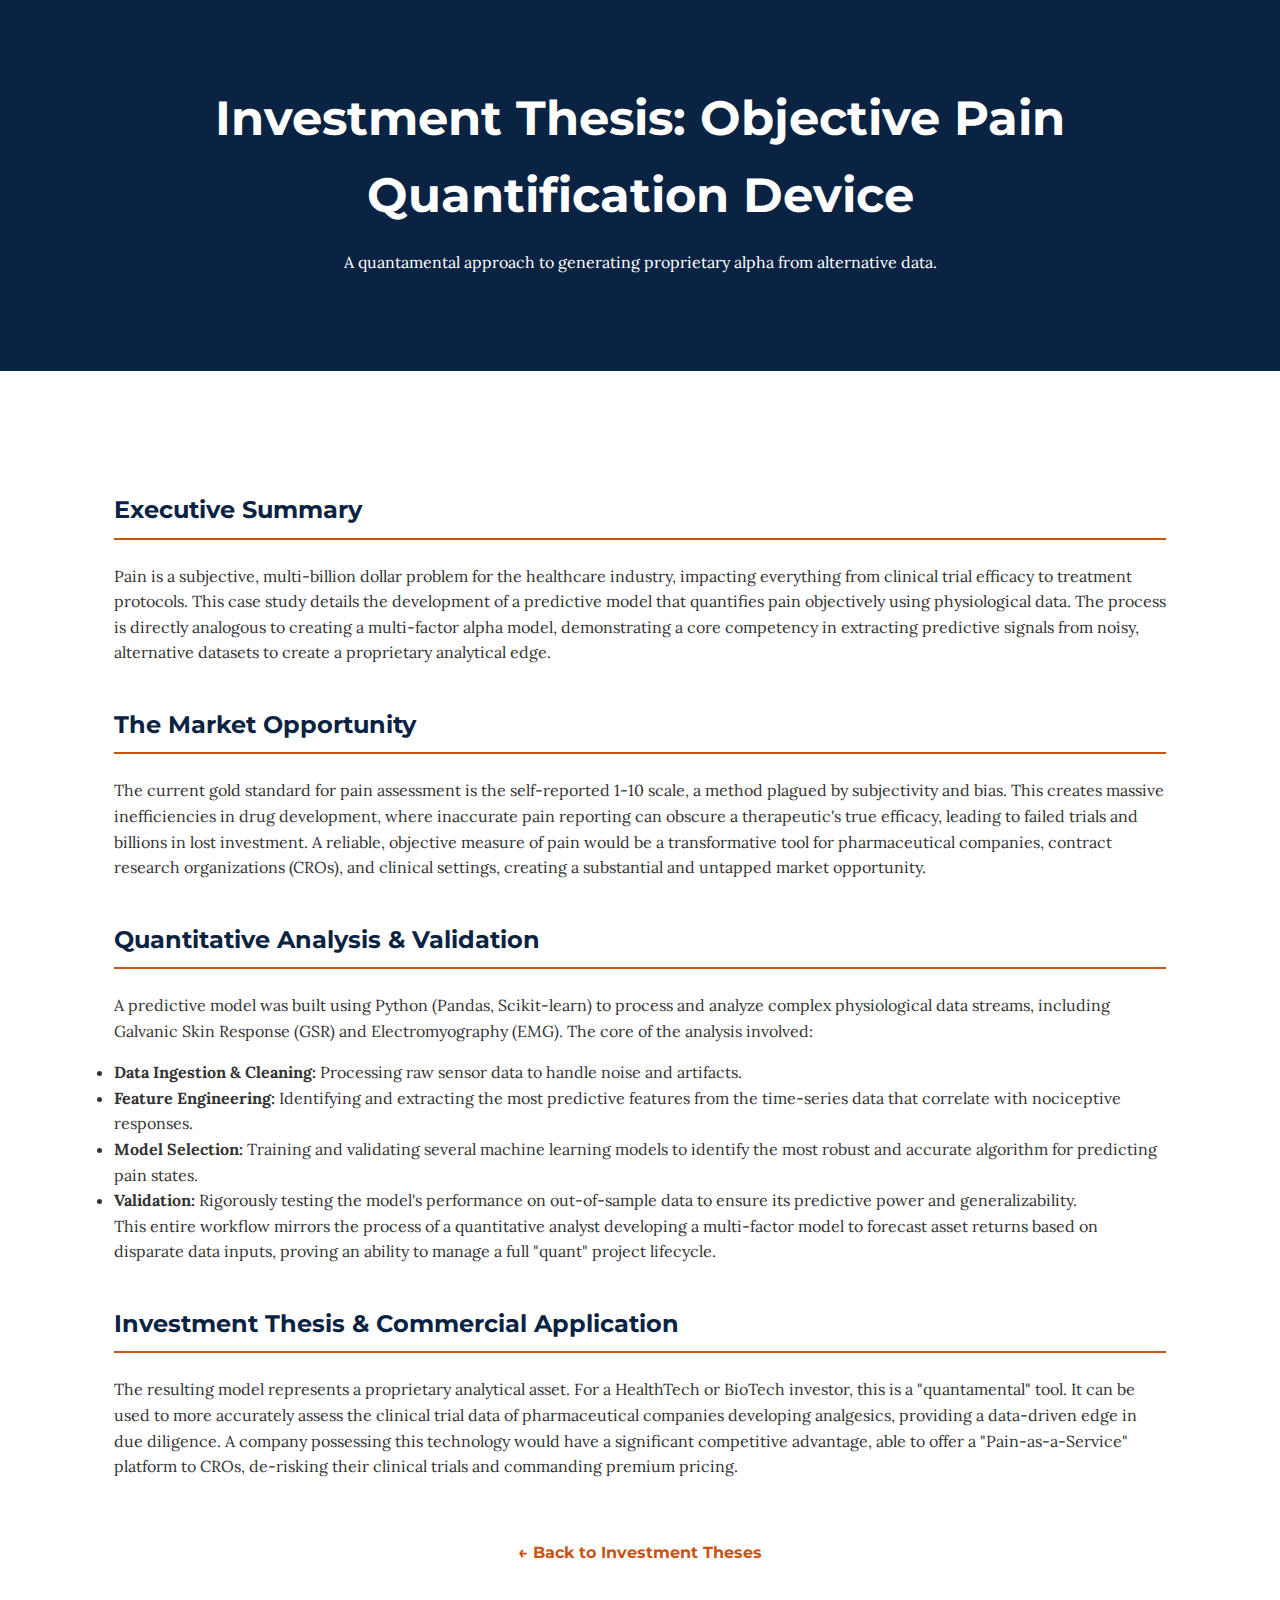
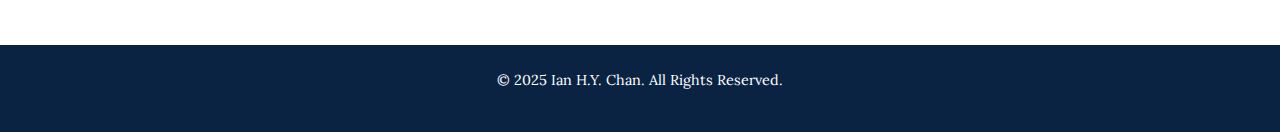
<file: pain-quantification.html>
<!DOCTYPE html>
<html lang="en">
<head>
    <meta charset="UTF-8">
    <meta name="viewport" content="width=device-width, initial-scale=1.0">
    <title>Case Study: Objective Pain Quantification | Ian Chan</title>
    <link rel="stylesheet" href="styles.css">
    <link rel="preconnect" href="https://fonts.googleapis.com">
    <link rel="preconnect" href="https://fonts.gstatic.com" crossorigin>
    <link href="https://fonts.googleapis.com/css2?family=Lora:wght@400;700&family=Montserrat:wght@400;700&display=swap" rel="stylesheet">
</head>
<body>

    <header class="project-header">
        <div class="wrapper">
            <h1>Investment Thesis: Objective Pain Quantification Device</h1>
            <p>A quantamental approach to generating proprietary alpha from alternative data.</p>
        </div>
    </header>

    <main class="project-content">
        <div class="wrapper">
            <h3>Executive Summary</h3>
            <p>Pain is a subjective, multi-billion dollar problem for the healthcare industry, impacting everything from clinical trial efficacy to treatment protocols. This case study details the development of a predictive model that quantifies pain objectively using physiological data. The process is directly analogous to creating a multi-factor alpha model, demonstrating a core competency in extracting predictive signals from noisy, alternative datasets to create a proprietary analytical edge.</p>

            <h3>The Market Opportunity</h3>
            <p>The current gold standard for pain assessment is the self-reported 1-10 scale, a method plagued by subjectivity and bias. This creates massive inefficiencies in drug development, where inaccurate pain reporting can obscure a therapeutic's true efficacy, leading to failed trials and billions in lost investment. A reliable, objective measure of pain would be a transformative tool for pharmaceutical companies, contract research organizations (CROs), and clinical settings, creating a substantial and untapped market opportunity.</p>

            <h3>Quantitative Analysis & Validation</h3>
            <p>A predictive model was built using Python (Pandas, Scikit-learn) to process and analyze complex physiological data streams, including Galvanic Skin Response (GSR) and Electromyography (EMG). The core of the analysis involved:</p>
            <ul>
                <li><strong>Data Ingestion & Cleaning:</strong> Processing raw sensor data to handle noise and artifacts.</li>
                <li><strong>Feature Engineering:</strong> Identifying and extracting the most predictive features from the time-series data that correlate with nociceptive responses.</li>
                <li><strong>Model Selection:</strong> Training and validating several machine learning models to identify the most robust and accurate algorithm for predicting pain states.</li>
                <li><strong>Validation:</strong> Rigorously testing the model's performance on out-of-sample data to ensure its predictive power and generalizability.</li>
            </ul>
            <p>This entire workflow mirrors the process of a quantitative analyst developing a multi-factor model to forecast asset returns based on disparate data inputs, proving an ability to manage a full "quant" project lifecycle.</p>
            
            <h3>Investment Thesis & Commercial Application</h3>
            <p>The resulting model represents a proprietary analytical asset. For a HealthTech or BioTech investor, this is a "quantamental" tool. It can be used to more accurately assess the clinical trial data of pharmaceutical companies developing analgesics, providing a data-driven edge in due diligence. A company possessing this technology would have a significant competitive advantage, able to offer a "Pain-as-a-Service" platform to CROs, de-risking their clinical trials and commanding premium pricing.</p>

            <a href="index.html#theses" class="back-link">← Back to Investment Theses</a>
        </div>
    </main>

    <footer class="site-footer">
        <div class="wrapper">
            <p>&copy; 2025 Ian H.Y. Chan. All Rights Reserved.</p>
        </div>
    </footer>

</body>
</html>
</file>
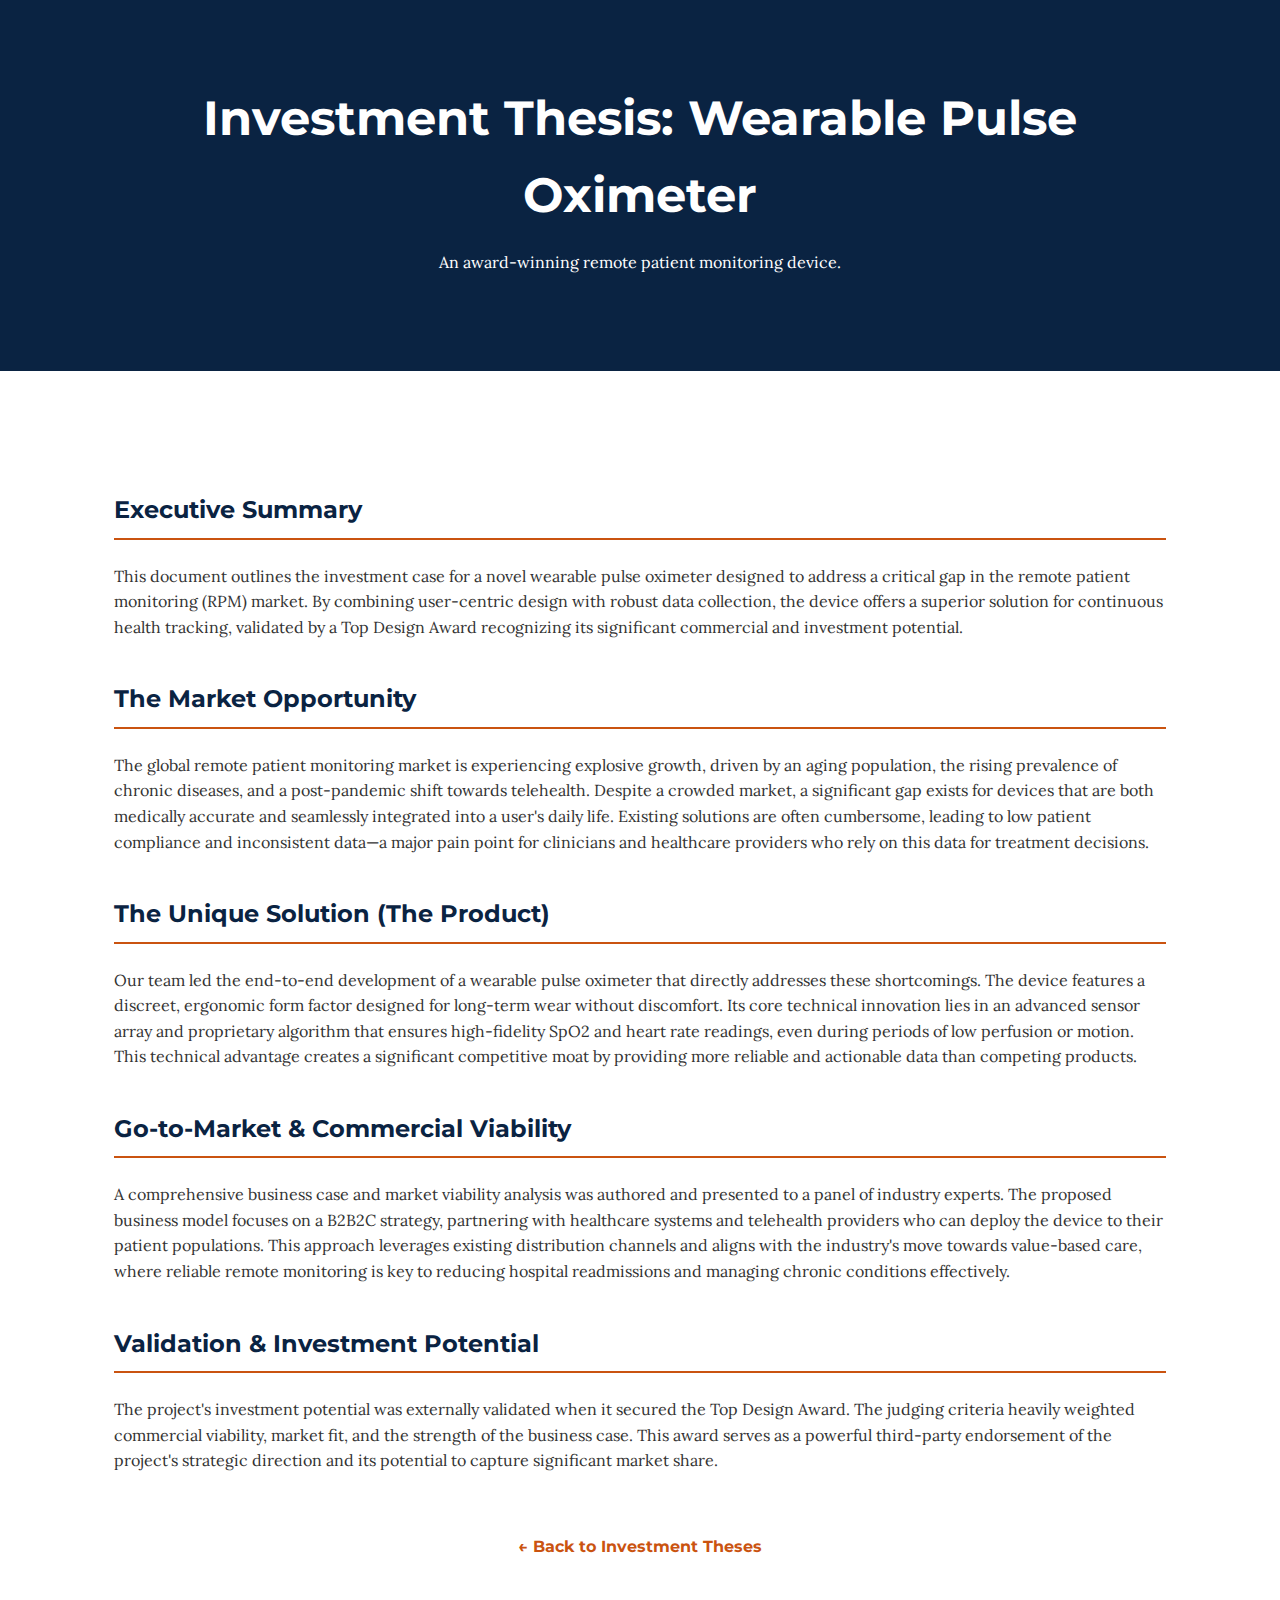
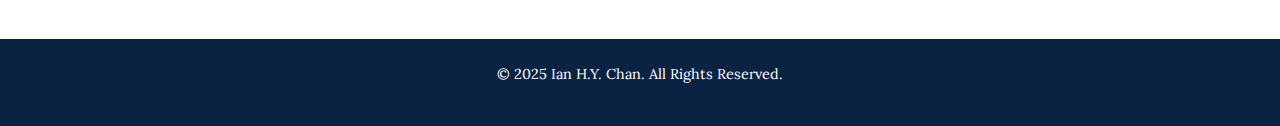
<file: pulse-oximeter.html>
<!DOCTYPE html>
<html lang="en">
<head>
    <meta charset="UTF-8">
    <meta name="viewport" content="width=device-width, initial-scale=1.0">
    <title>Case Study: Wearable Pulse Oximeter | Ian Chan</title>
    <link rel="stylesheet" href="styles.css">
    <link rel="preconnect" href="https://fonts.googleapis.com">
    <link rel="preconnect" href="https://fonts.gstatic.com" crossorigin>
    <link href="https://fonts.googleapis.com/css2?family=Lora:wght@400;700&family=Montserrat:wght@400;700&display=swap" rel="stylesheet">
</head>
<body>

    <header class="project-header">
        <div class="wrapper">
            <h1>Investment Thesis: Wearable Pulse Oximeter</h1>
            <p>An award-winning remote patient monitoring device.</p>
        </div>
    </header>

    <main class="project-content">
        <div class="wrapper">
            <h3>Executive Summary</h3>
            <p>This document outlines the investment case for a novel wearable pulse oximeter designed to address a critical gap in the remote patient monitoring (RPM) market. By combining user-centric design with robust data collection, the device offers a superior solution for continuous health tracking, validated by a Top Design Award recognizing its significant commercial and investment potential.</p>

            <h3>The Market Opportunity</h3>
            <p>The global remote patient monitoring market is experiencing explosive growth, driven by an aging population, the rising prevalence of chronic diseases, and a post-pandemic shift towards telehealth. Despite a crowded market, a significant gap exists for devices that are both medically accurate and seamlessly integrated into a user's daily life. Existing solutions are often cumbersome, leading to low patient compliance and inconsistent data—a major pain point for clinicians and healthcare providers who rely on this data for treatment decisions.</p>

            <h3>The Unique Solution (The Product)</h3>
            <p>Our team led the end-to-end development of a wearable pulse oximeter that directly addresses these shortcomings. The device features a discreet, ergonomic form factor designed for long-term wear without discomfort. Its core technical innovation lies in an advanced sensor array and proprietary algorithm that ensures high-fidelity SpO2 and heart rate readings, even during periods of low perfusion or motion. This technical advantage creates a significant competitive moat by providing more reliable and actionable data than competing products.</p>

            <h3>Go-to-Market & Commercial Viability</h3>
            <p>A comprehensive business case and market viability analysis was authored and presented to a panel of industry experts. The proposed business model focuses on a B2B2C strategy, partnering with healthcare systems and telehealth providers who can deploy the device to their patient populations. This approach leverages existing distribution channels and aligns with the industry's move towards value-based care, where reliable remote monitoring is key to reducing hospital readmissions and managing chronic conditions effectively.</p>

            <h3>Validation & Investment Potential</h3>
            <p>The project's investment potential was externally validated when it secured the Top Design Award. The judging criteria heavily weighted commercial viability, market fit, and the strength of the business case. This award serves as a powerful third-party endorsement of the project's strategic direction and its potential to capture significant market share.</p>

            <a href="index.html#theses" class="back-link">← Back to Investment Theses</a>
        </div>
    </main>

    <footer class="site-footer">
        <div class="wrapper">
            <p>&copy; 2025 Ian H.Y. Chan. All Rights Reserved.</p>
        </div>
    </footer>

</body>
</html>
</file>
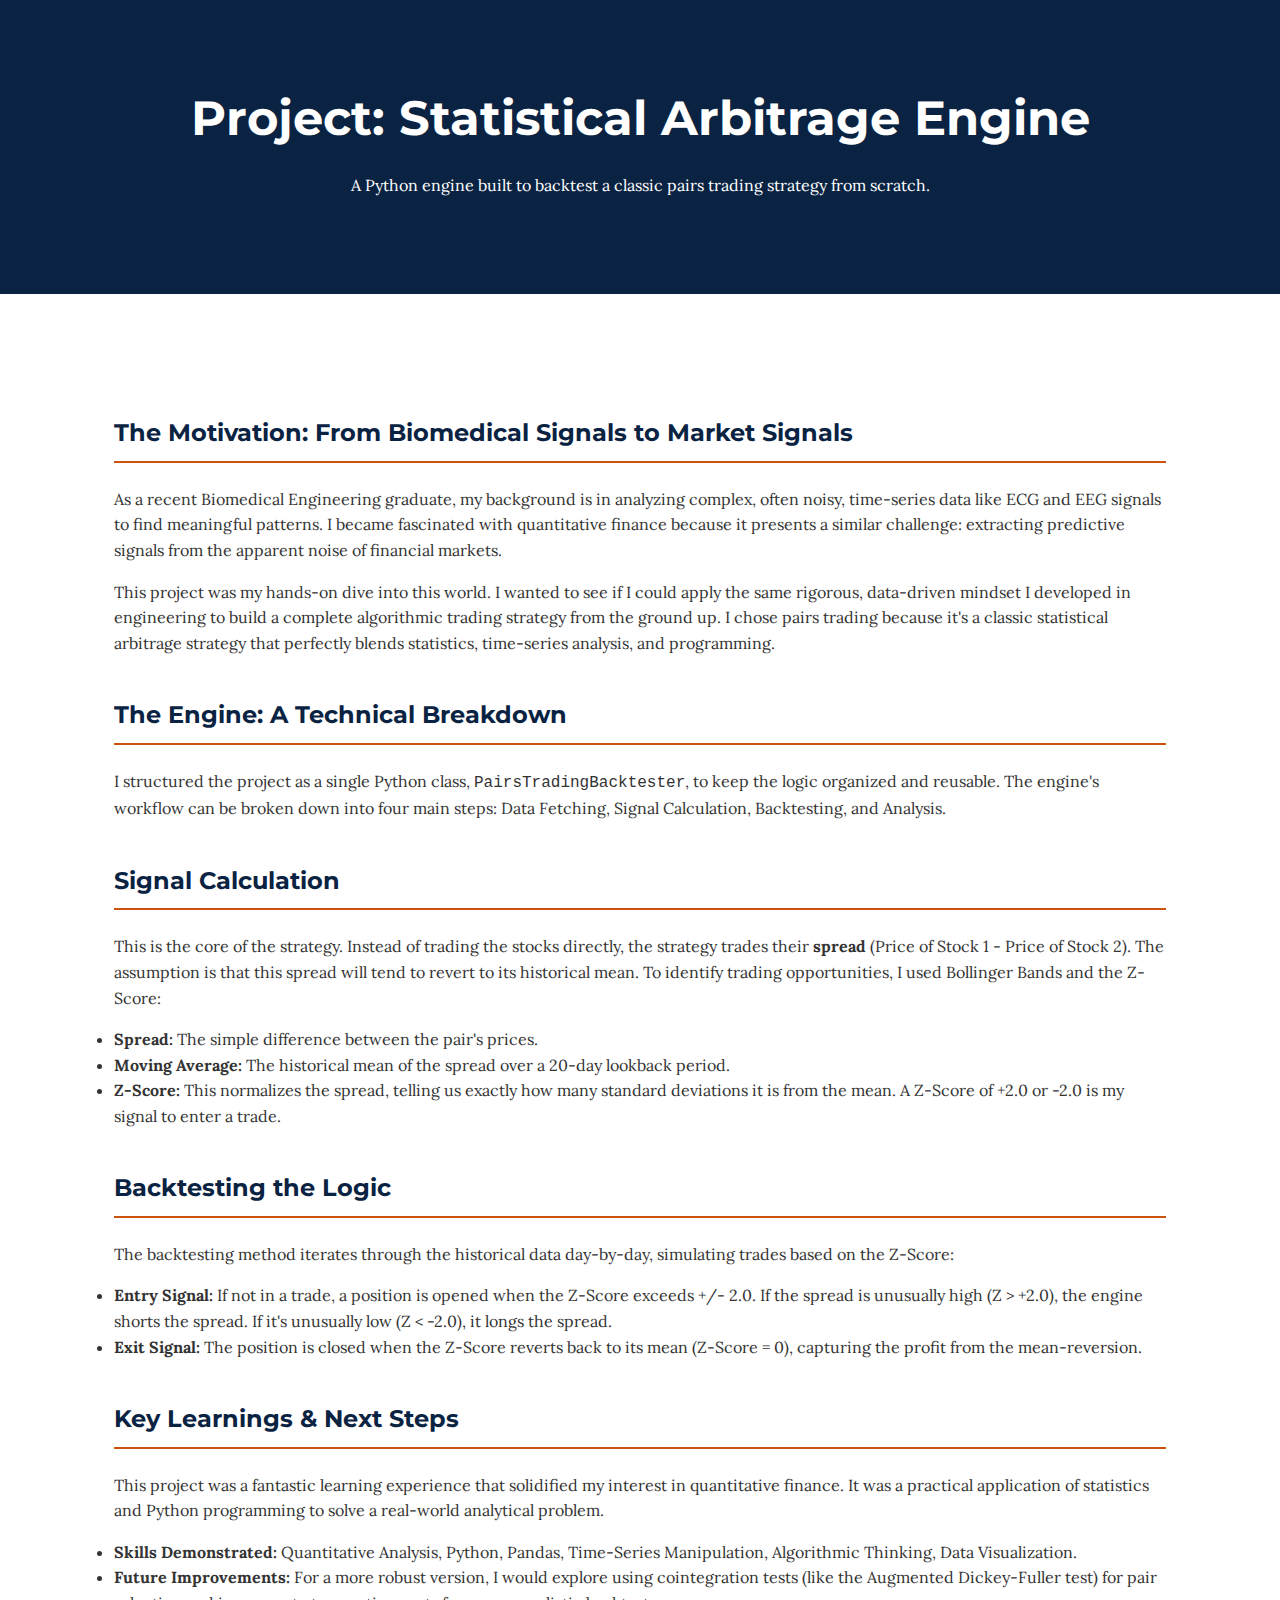
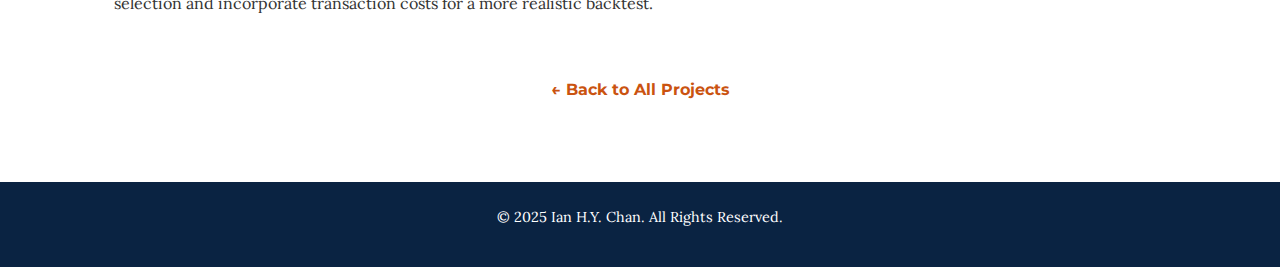
<file: statistical-arbitrage.html>
<!DOCTYPE html>
<html lang="en">
<head>
    <meta charset="UTF-8">
    <meta name="viewport" content="width=device-width, initial-scale=1.0">
    <title>Project: Statistical Arbitrage Engine | Ian Chan</title>
    <link rel="stylesheet" href="styles.css">
    <link rel="preconnect" href="https://fonts.googleapis.com">
    <link rel="preconnect" href="https://fonts.gstatic.com" crossorigin>
    <link href="https://fonts.googleapis.com/css2?family=Lora:wght@400;700&family=Montserrat:wght@400;700&display=swap" rel="stylesheet">
</head>
<body>

    <header class="project-header">
        <div class="wrapper">
            <h1>Project: Statistical Arbitrage Engine</h1>
            <p>A Python engine built to backtest a classic pairs trading strategy from scratch.</p>
        </div>
    </header>

    <main class="project-content">
        <div class="wrapper">
            <h3>The Motivation: From Biomedical Signals to Market Signals</h3>
            <p>As a recent Biomedical Engineering graduate, my background is in analyzing complex, often noisy, time-series data like ECG and EEG signals to find meaningful patterns. I became fascinated with quantitative finance because it presents a similar challenge: extracting predictive signals from the apparent noise of financial markets.</p>
            <p>This project was my hands-on dive into this world. I wanted to see if I could apply the same rigorous, data-driven mindset I developed in engineering to build a complete algorithmic trading strategy from the ground up. I chose pairs trading because it's a classic statistical arbitrage strategy that perfectly blends statistics, time-series analysis, and programming.</p>

            <h3>The Engine: A Technical Breakdown</h3>
            <p>I structured the project as a single Python class, <code>PairsTradingBacktester</code>, to keep the logic organized and reusable. The engine's workflow can be broken down into four main steps: Data Fetching, Signal Calculation, Backtesting, and Analysis.</p>
            
            <h3>Signal Calculation</h3>
            <p>This is the core of the strategy. Instead of trading the stocks directly, the strategy trades their <strong>spread</strong> (Price of Stock 1 - Price of Stock 2). The assumption is that this spread will tend to revert to its historical mean. To identify trading opportunities, I used Bollinger Bands and the Z-Score:</p>
            <ul>
                <li><strong>Spread:</strong> The simple difference between the pair's prices.</li>
                <li><strong>Moving Average:</strong> The historical mean of the spread over a 20-day lookback period.</li>
                <li><strong>Z-Score:</strong> This normalizes the spread, telling us exactly how many standard deviations it is from the mean. A Z-Score of +2.0 or -2.0 is my signal to enter a trade.</li>
            </ul>

            <h3>Backtesting the Logic</h3>
            <p>The backtesting method iterates through the historical data day-by-day, simulating trades based on the Z-Score:</p>
            <ul>
                <li><strong>Entry Signal:</strong> If not in a trade, a position is opened when the Z-Score exceeds +/- 2.0. If the spread is unusually high (Z > +2.0), the engine shorts the spread. If it's unusually low (Z < -2.0), it longs the spread.</li>
                <li><strong>Exit Signal:</strong> The position is closed when the Z-Score reverts back to its mean (Z-Score = 0), capturing the profit from the mean-reversion.</li>
            </ul>

            <h3>Key Learnings & Next Steps</h3>
            <p>This project was a fantastic learning experience that solidified my interest in quantitative finance. It was a practical application of statistics and Python programming to solve a real-world analytical problem.</p>
            <ul>
                <li><strong>Skills Demonstrated:</strong> Quantitative Analysis, Python, Pandas, Time-Series Manipulation, Algorithmic Thinking, Data Visualization.</li>
                <li><strong>Future Improvements:</strong> For a more robust version, I would explore using cointegration tests (like the Augmented Dickey-Fuller test) for pair selection and incorporate transaction costs for a more realistic backtest.</li>
            </ul>

            <a href="index.html#projects" class="back-link">← Back to All Projects</a>
        </div>
    </main>

    <footer class="site-footer">
        <div class="wrapper">
            <p>&copy; 2025 Ian H.Y. Chan. All Rights Reserved.</p>
        </div>
    </footer>

</body>
</html>
</file>
<file: styles.css>
/* --- CSS RESET --- */
*, *::before, *::after {
    box-sizing: border-box;
    margin: 0;
    padding: 0;
}

html {
    scroll-behavior: smooth;
}

body {
    font-family: 'Lora', serif;
    font-size: 16px;
    line-height: 1.6;
    color: #333;
    background-color: #FFFFFF;
}

/* --- CSS VARIABLES --- */
:root {
    --primary-color: #0A2342; /* Deep Navy */
    --accent-color: #CA5310;  /* Burnt Orange */
    --text-light: #FFFFFF;
    --text-dark: #333333;
    --heading-font: 'Montserrat', sans-serif;
    --body-font: 'Lora', serif;
}

/* --- UTILITY & LAYOUT --- */
.wrapper {
    width: 100%;
    max-width: 1100px;
    margin: 0 auto;
    padding: 0 24px;
}

h1, h2, h3 {
    font-family: var(--heading-font);
    font-weight: 700;
    color: var(--primary-color);
    margin-bottom: 16px;
}

h1 { font-size: 3rem; }
h2 { font-size: 2.25rem; text-align: center; margin-bottom: 48px; }
h3 { font-size: 1.5rem; }

p {
    margin-bottom: 16px;
}

a {
    color: var(--accent-color);
    text-decoration: none;
}

.button {
    display: inline-block;
    background-color: var(--accent-color);
    color: var(--text-light);
    padding: 12px 24px;
    border-radius: 4px;
    font-family: var(--heading-font);
    font-weight: 700;
    text-transform: uppercase;
    letter-spacing: 1px;
    transition: background-color 0.3s ease, transform 0.3s ease;
}

.button:hover {
    background-color: #A8450E; /* Darker orange */
    transform: translateY(-2px);
}

section {
    padding: 80px 0;
}

/* --- HEADER --- */
.site-header {
    background-color: var(--primary-color);
    padding: 16px 0;
    position: sticky;
    top: 0;
    z-index: 100;
}

.site-header__inner {
    display: flex;
    justify-content: space-between;
    align-items: center;
}

.site-header__logo {
    font-family: var(--heading-font);
    font-size: 1.25rem;
    font-weight: 700;
    color: var(--text-light);
}

.site-header__nav ul {
    list-style: none;
    display: flex;
    gap: 24px;
}

.site-header__nav a {
    color: var(--text-light);
    font-family: var(--heading-font);
    font-weight: 400;
    transition: color 0.3s ease;
}

.site-header__nav a:hover {
    color: var(--accent-color);
}

/* --- HERO SECTION --- */
#hero {
    background-color: var(--primary-color);
    color: var(--text-light);
    text-align: center;
    padding: 120px 0;
}

#hero h1 {
    color: var(--text-light);
}

#hero p {
    font-size: 1.25rem;
    font-family: var(--body-font);
    max-width: 600px;
    margin: 0 auto;
}

/* --- ABOUT SECTION --- */
.about__content {
    display: flex;
    gap: 48px;
    align-items: center;
}

.about__image {
    flex: 1;
    max-width: 300px;
}

.about__image img {
    width: 100%;
    border-radius: 8px;
    box-shadow: 0 4px 15px rgba(0,0,0,0.1);
}

.about__text {
    flex: 2;
}

/* --- INVESTMENT THESES SECTION --- */
#theses {
    background-color: #f8f9fa;
}

.theses__grid {
    display: grid;
    grid-template-columns: 1fr 1fr;
    gap: 32px;
}

.card {
    background-color: #FFFFFF;
    border: 1px solid #e9ecef;
    border-radius: 8px;
    box-shadow: 0 4px 15px rgba(0,0,0,0.05);
    transition: transform 0.3s ease, box-shadow 0.3s ease;
}

.card:hover {
    transform: translateY(-5px);
    box-shadow: 0 8px 20px rgba(0,0,0,0.1);
}

.card__content {
    padding: 32px;
}

.card__content p {
    margin-bottom: 24px;
}

/* --- CONTACT SECTION --- */
#contact {
    text-align: center;
}

#contact p {
    max-width: 600px;
    margin-left: auto;
    margin-right: auto;
    margin-bottom: 32px;
}

.contact__links {
    display: flex;
    justify-content: center;
    gap: 16px;
}

/* --- FOOTER --- */
.site-footer {
    background-color: var(--primary-color);
    color: var(--text-light);
    text-align: center;
    padding: 24px 0;
    font-size: 0.9rem;
}

/* --- PROJECT PAGE STYLES --- */
.project-header {
    background-color: var(--primary-color);
    color: var(--text-light);
    padding: 80px 0;
    text-align: center;
}

.project-header h1 {
    color: var(--text-light);
}

.project-content {
    padding: 80px 0;
}

.project-content.wrapper {
    max-width: 800px;
}

.project-content h3 {
    border-bottom: 2px solid var(--accent-color);
    padding-bottom: 8px;
    margin-top: 40px;
    margin-bottom: 24px;
}

.back-link {
    display: block;
    text-align: center;
    margin-top: 60px;
    font-family: var(--heading-font);
    font-weight: 700;
}


/* --- RESPONSIVE DESIGN --- */
@media (max-width: 768px) {
    h1 { font-size: 2.5rem; }
    h2 { font-size: 2rem; }

   .site-header__inner {
        flex-direction: column;
        gap: 16px;
    }
    
   .about__content {
        flex-direction: column;
    }

   .theses__grid {
        grid-template-columns: 1fr;
    }
}
</file>
